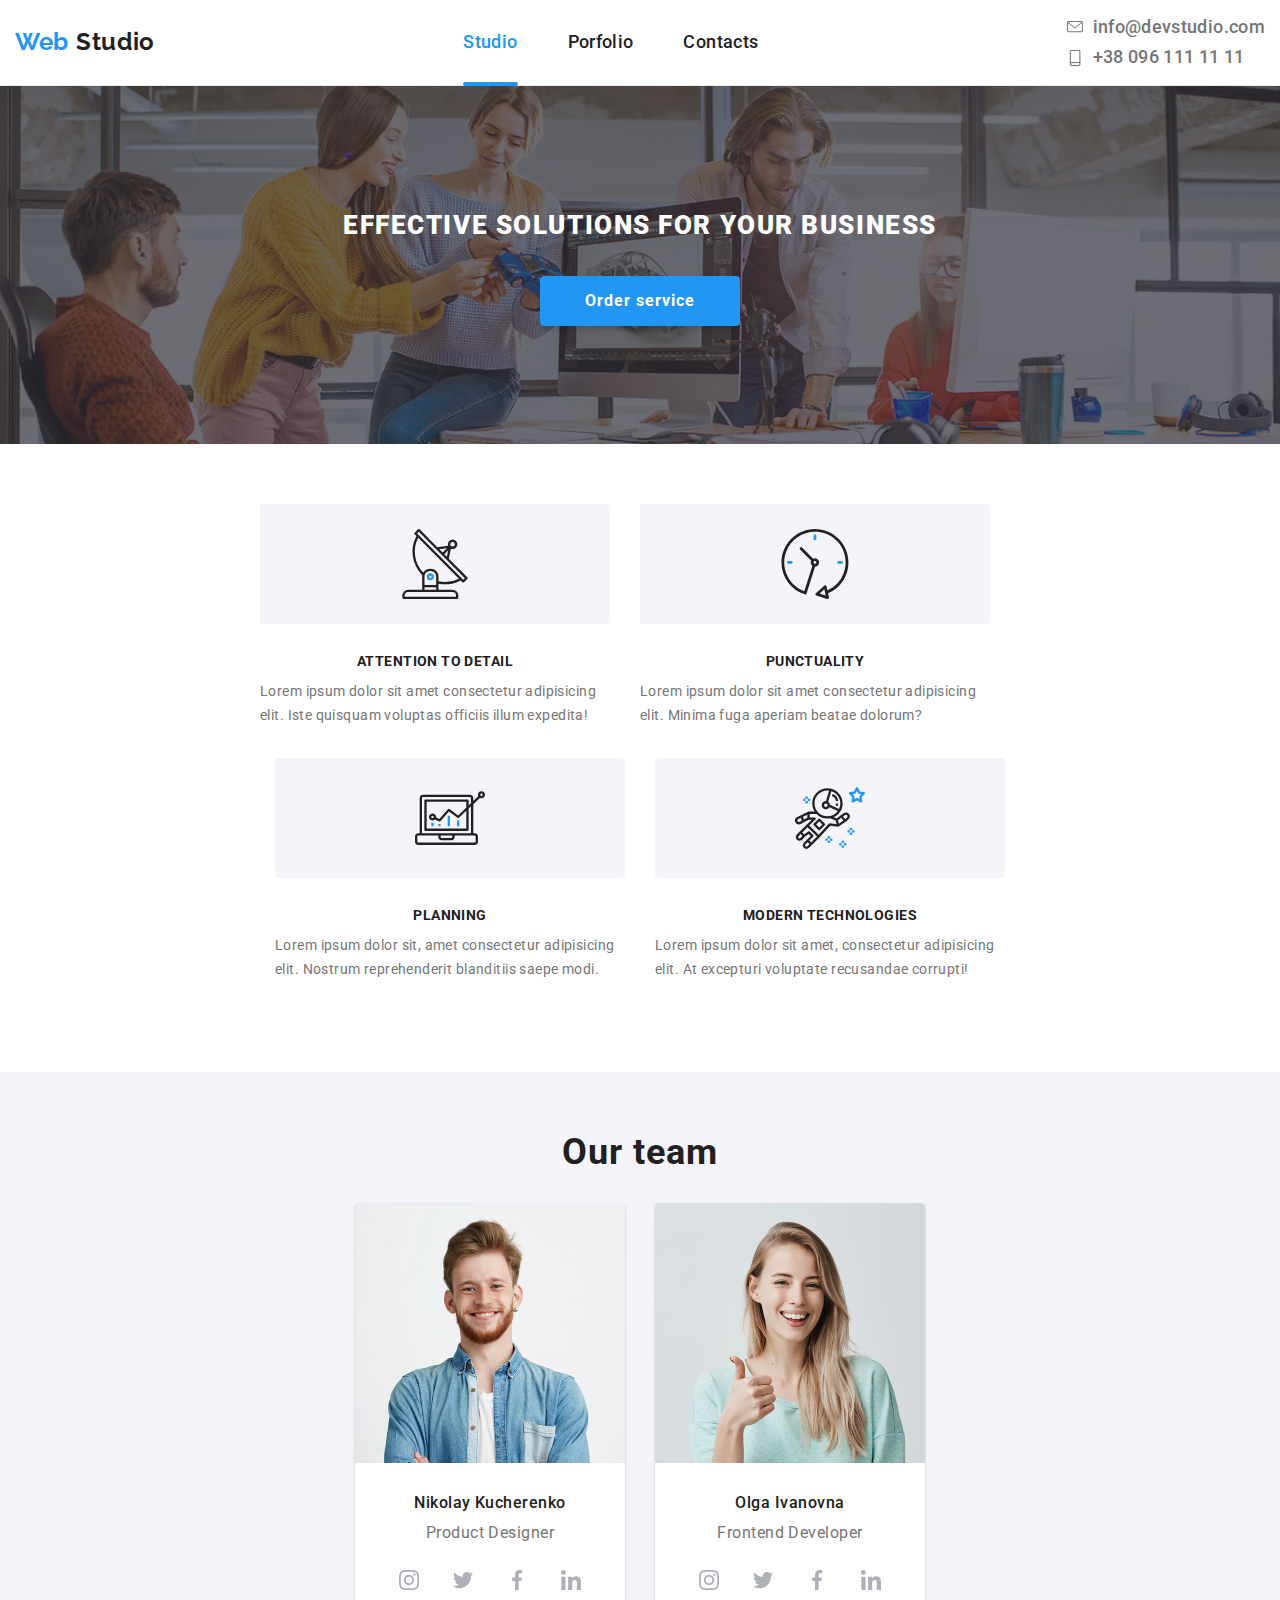
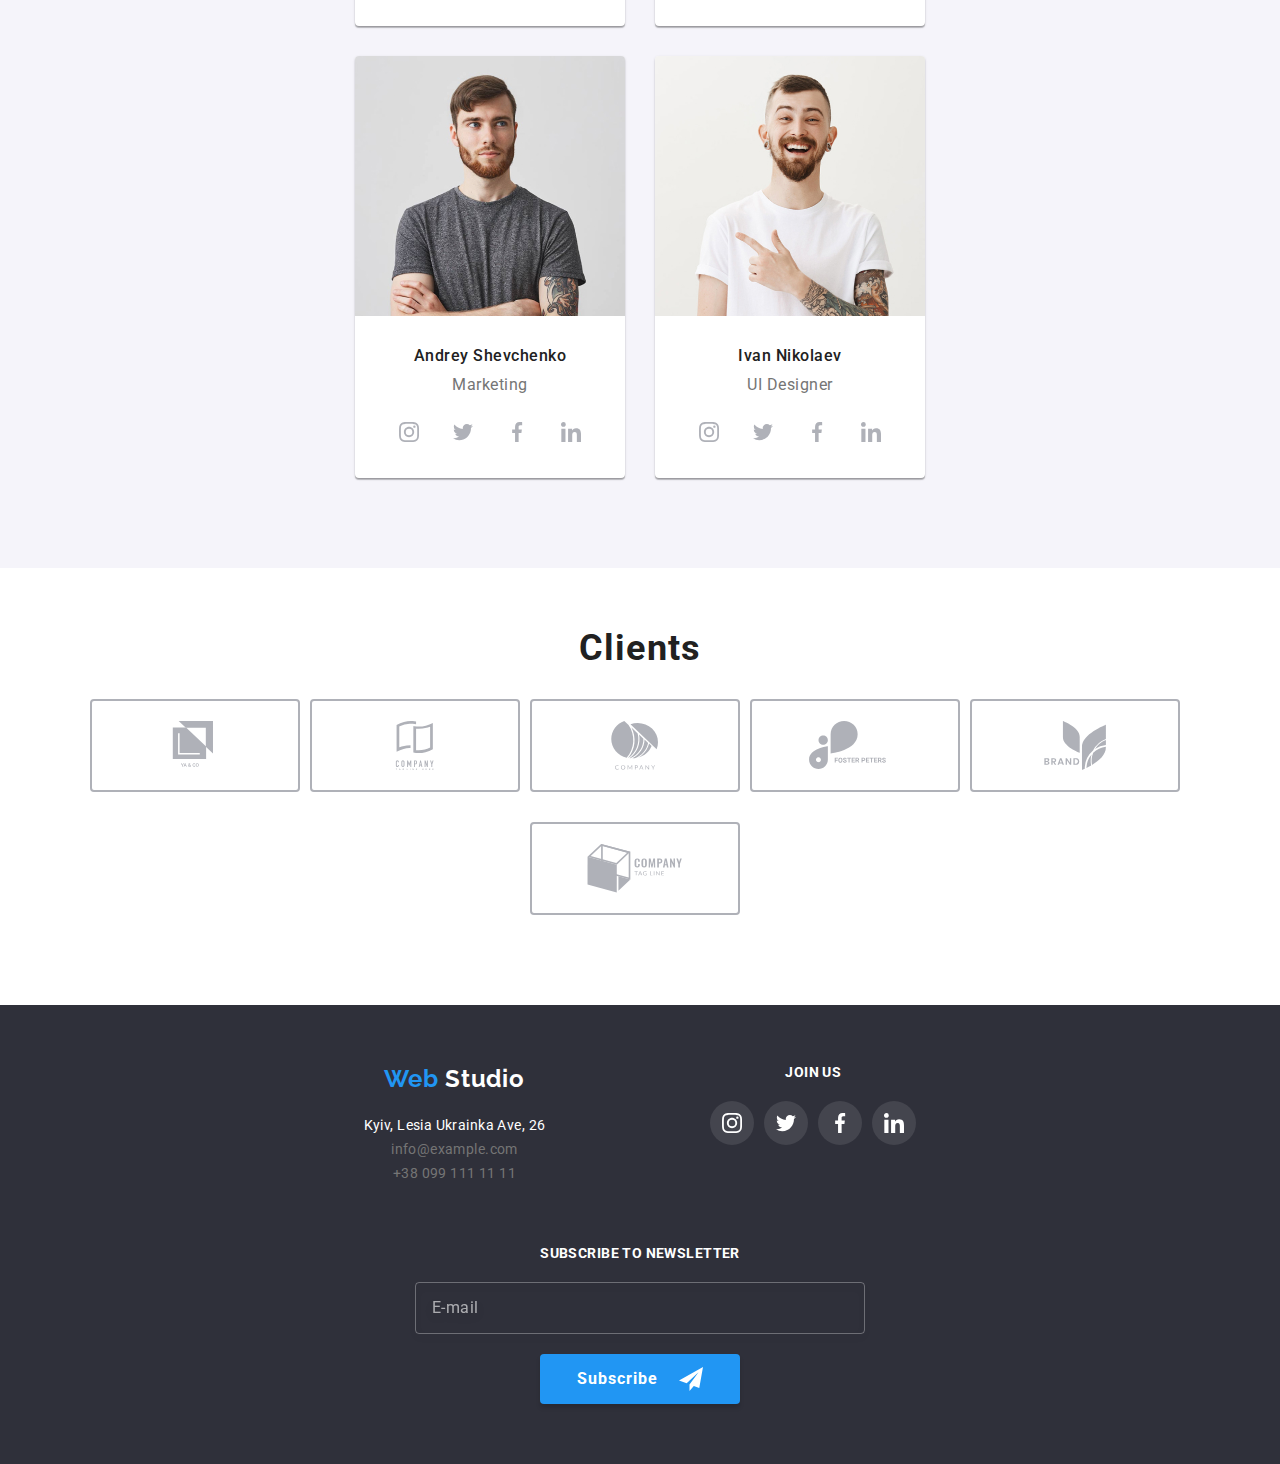
<file: index.html>
<!DOCTYPE html>
<html lang="en">
  <head>
    <meta charset="UTF-8" />
    <meta http-equiv="X-UA-Compatible" content="IE=edge" />
    <meta name="viewport" content="width=device-width, initial-scale=1.0" />
    <link rel="preconnect" href="https://fonts.googleapis.com" />
    <link rel="preconnect" href="https://fonts.gstatic.com" crossorigin />
    <link
      href="https://fonts.googleapis.com/css2?family=Raleway:wght@700&family=Roboto:wght@400;500;700;900&display=swap"
      rel="stylesheet"
    />
    <link rel="stylesheet" href="./css/main.min.css" />
    <title>WebStudio</title>
  </head>
  <body>
    <!-- Header -->
    <header class="header">
      <div class="container content">
        <a href="" class="logo link"
          ><span class="logo-part">Web</span> Studio</a
        >
        <button class="burger-btn">
          <svg class="icon" width="24" height="24">
            <use class="icon-menu" href="./images/symbol-defs.svg#menu"></use>
            <use class="icon-close" href="./images/symbol-defs.svg#close"></use>
          </svg>
        </button>
        <div class="menu-wrapper">
          <nav class="content-nav">
            <ul class="menu list">
              <li class="menu-item">
                <a href="./index.html" class="menu-link link active">Studio</a>
              </li>
              <li class="menu-item">
                <a href="./portfolio.html" class="menu-link link">Porfolio</a>
              </li>
              <li class="menu-item">
                <a href="#footer" class="menu-link link">Contacts</a>
              </li>
            </ul>
          </nav>
          <ul class="menu-contacts list">
            <li class="menu-item">
              <a href="mailto:info@devstudio.com" class="contact-link link">
                <svg class="icon envelope" width="16" height="16">
                  <use href="./images/symbol-defs.svg#envelope"></use>
                </svg>
                info@devstudio.com
              </a>
            </li>
            <li class="menu-item">
              <a href="tel:+380961111111" class="contact-link link">
                <svg class="icon smartphone" width="16" height="16">
                  <use href="./images/symbol-defs.svg#smartphone"></use>
                </svg>
                +38 096 111 11 11
              </a>
            </li>
          </ul>
        </div>
      </div>
    </header>
    <!-- Main -->
    <main>
      <!-- Hero Block -->
      <section class="hero-block section">
        <div class="container">
          <h1 class="hero-title">Effective solutions for your business</h1>
          <button type="button" class="button hero-btn" data-modal-open>
            Order service
          </button>
        </div>
      </section>
      <!-- Modal -->
      <div class="overlay is-hidden" data-modal>
        <div class="modal">
          <button class="close-btn" data-modal-close>
            <svg width="11" height="11">
              <use href="./images/symbol-defs.svg#close_btn"></use>
            </svg>
          </button>
          <div class="modal-content">
            <h3 class="modal-title">Оставьте свои данные, мы вам перезвоним</h3>
            <form class="modal-form" autocomplete="on">
              <div class="inputs">
                <div class="form-field">
                  <input
                    placeholder=" "
                    class="form-input"
                    type="text"
                    name="name"
                    id="name"
                  />
                  <label class="form-label" for="name">Имя</label>
                  <svg class="icon" width="20" height="20">
                    <use href="./images/symbol-defs.svg#person"></use>
                  </svg>
                </div>
                <div class="form-field">
                  <input
                    placeholder=" "
                    class="form-input"
                    type="tel"
                    name="tel"
                    id="tel"
                  />
                  <label class="form-label" for="tel">Телефон</label>
                  <svg class="icon" width="20" height="20">
                    <use href="./images/symbol-defs.svg#phone"></use>
                  </svg>
                </div>
                <div class="form-field">
                  <input
                    placeholder=" "
                    class="form-input"
                    type="email"
                    name="email"
                    id="email"
                  />
                  <label class="form-label" for="email">Почта</label>
                  <svg class="icon" width="20" height="20">
                    <use href="./images/symbol-defs.svg#email"></use>
                  </svg>
                </div>
                <textarea
                  name="message"
                  id="message"
                  placeholder="Комментарий"
                ></textarea>
              </div>
              <div class="checkbox">
                <input type="checkbox" name="check" id="check" />
                <label for="check" class="checkbox-label">
                  Соглашаюсь с рассылкой и принимаю
                  <a href="">Условия договора</a>
                </label>
              </div>
              <button type="submit" class="button">Отправить</button>
            </form>
          </div>
        </div>
      </div>
      <!-- Benefits Block -->
      <section class="benefits section">
        <div class="container">
          <h2 class="section-title">Our advantages</h2>
          <ul class="benefits-list list">
            <li class="list-item">
              <div class="img-wrapper">
                <svg width="70">
                  <use href="./images/symbol-defs.svg#antenna"></use>
                </svg>
              </div>
              <h3 class="title">Attention to detail</h3>
              <p class="text">
                Lorem ipsum dolor sit amet consectetur adipisicing elit. Iste
                quisquam voluptas officiis illum expedita!
              </p>
            </li>
            <li class="list-item">
              <div class="img-wrapper">
                <svg width="70">
                  <use href="./images/symbol-defs.svg#clock"></use>
                </svg>
              </div>
              <h3 class="title">Punctuality</h3>
              <p class="text">
                Lorem ipsum dolor sit amet consectetur adipisicing elit. Minima
                fuga aperiam beatae dolorum?
              </p>
            </li>
            <li class="list-item">
              <div class="img-wrapper">
                <svg width="70">
                  <use href="./images/symbol-defs.svg#diagram"></use>
                </svg>
              </div>
              <h3 class="title">Planning</h3>
              <p class="text">
                Lorem ipsum dolor sit, amet consectetur adipisicing elit.
                Nostrum reprehenderit blanditiis saepe modi.
              </p>
            </li>
            <li class="list-item">
              <div class="img-wrapper">
                <svg width="70">
                  <use href="./images/symbol-defs.svg#astronaut"></use>
                </svg>
              </div>
              <h3 class="title">Modern technologies</h3>
              <p class="text">
                Lorem ipsum dolor sit amet, consectetur adipisicing elit. At
                excepturi voluptate recusandae corrupti!
              </p>
            </li>
          </ul>
        </div>
      </section>
      <!-- Whatdoing Block -->
      <section class="whatdoing section">
        <div class="container content">
          <h2 class="section-title">What are we doing</h2>
          <ul class="whatdoing-list list">
            <li class="list-item">
              <img src="./images/laptop.jpg" alt="laptop" width="370" />
              <h3 class="whatdoing-title">Desktop applications</h3>
            </li>
            <li class="list-item">
              <img src="./images/phone.jpg" alt="phone" width="370" />
              <h3 class="whatdoing-title">Mobile applications</h3>
            </li>
            <li class="list-item">
              <img src="./images/monitor.jpg" alt="monitor" width="370" />
              <h3 class="whatdoing-title">Design solutions</h3>
            </li>
          </ul>
        </div>
      </section>
      <!-- Team Block -->
      <section class="team section">
        <div class="container">
          <h2 class="section-title">Our team</h2>
          <ul class="team-list">
            <li class="list-item">
              <img
                src="./images/prod_designer.jpg"
                alt="prod_designer"
                class="dev-img"
                width="270"
              />
              <b class="team-name">Nikolay Kucherenko</b>
              <p class="team-job">Product Designer</p>
              <ul class="team-social-list list">
                <li class="list-item">
                  <a href="" class="team-social-link">
                    <svg class="icon inst">
                      <use href="./images/symbol-defs.svg#inst_icon"></use>
                    </svg>
                  </a>
                </li>
                <li class="list-item">
                  <a href="" class="team-social-link">
                    <svg class="icon twitter">
                      <use href="./images/symbol-defs.svg#twitter_icon"></use>
                    </svg>
                  </a>
                </li>
                <li class="list-item">
                  <a href="" class="team-social-link">
                    <svg class="icon facebook">
                      <use href="./images/symbol-defs.svg#facebook_icon"></use>
                    </svg>
                  </a>
                </li>
                <li class="list-item">
                  <a href="" class="team-social-link">
                    <svg class="icon linkedin">
                      <use href="./images/symbol-defs.svg#linkedin_icon"></use>
                    </svg>
                  </a>
                </li>
              </ul>
            </li>
            <li class="list-item">
              <img
                src="./images/developer.jpg"
                class="dev-img"
                alt="developer"
                width="270"
              />
              <b class="team-name">Olga Ivanovna</b>
              <p class="team-job">Frontend Developer</p>
              <ul class="team-social-list list">
                <li class="list-item">
                  <a href="" class="team-social-link">
                    <svg class="icon inst">
                      <use href="./images/symbol-defs.svg#inst_icon"></use>
                    </svg>
                  </a>
                </li>
                <li class="list-item">
                  <a href="" class="team-social-link">
                    <svg class="icon twitter">
                      <use href="./images/symbol-defs.svg#twitter_icon"></use>
                    </svg>
                  </a>
                </li>
                <li class="list-item">
                  <a href="" class="team-social-link">
                    <svg class="icon facebook">
                      <use href="./images/symbol-defs.svg#facebook_icon"></use>
                    </svg>
                  </a>
                </li>
                <li class="list-item">
                  <a href="" class="team-social-link">
                    <svg class="icon linkedin">
                      <use href="./images/symbol-defs.svg#linkedin_icon"></use>
                    </svg>
                  </a>
                </li>
              </ul>
            </li>
            <li class="list-item">
              <img
                src="./images/marketolog.jpg"
                class="dev-img"
                alt="marketolog"
                width="270"
              />
              <b class="team-name">Andrey Shevchenko</b>
              <p class="team-job">Marketing</p>
              <ul class="team-social-list list">
                <li class="list-item">
                  <a href="" class="team-social-link">
                    <svg class="icon inst">
                      <use href="./images/symbol-defs.svg#inst_icon"></use>
                    </svg>
                  </a>
                </li>
                <li class="list-item">
                  <a href="" class="team-social-link">
                    <svg class="icon twitter">
                      <use href="./images/symbol-defs.svg#twitter_icon"></use>
                    </svg>
                  </a>
                </li>
                <li class="list-item">
                  <a href="" class="team-social-link">
                    <svg class="icon facebook">
                      <use href="./images/symbol-defs.svg#facebook_icon"></use>
                    </svg>
                  </a>
                </li>
                <li class="list-item">
                  <a href="" class="team-social-link">
                    <svg class="icon linkedin">
                      <use href="./images/symbol-defs.svg#linkedin_icon"></use>
                    </svg>
                  </a>
                </li>
              </ul>
            </li>
            <li class="list-item">
              <img
                src="./images/designer.jpg"
                class="dev-img"
                alt="designer"
                width="270"
              />
              <b class="team-name">Ivan Nikolaev</b>
              <p class="team-job">UI Designer</p>
              <ul class="team-social-list list">
                <li class="list-item">
                  <a href="" class="team-social-link">
                    <svg class="icon inst">
                      <use href="./images/symbol-defs.svg#inst_icon"></use>
                    </svg>
                  </a>
                </li>
                <li class="list-item">
                  <a href="" class="team-social-link">
                    <svg class="icon twitter">
                      <use href="./images/symbol-defs.svg#twitter_icon"></use>
                    </svg>
                  </a>
                </li>
                <li class="list-item">
                  <a href="" class="team-social-link">
                    <svg class="icon facebook">
                      <use href="./images/symbol-defs.svg#facebook_icon"></use>
                    </svg>
                  </a>
                </li>
                <li class="list-item">
                  <a href="" class="team-social-link">
                    <svg class="icon linkedin">
                      <use href="./images/symbol-defs.svg#linkedin_icon"></use>
                    </svg>
                  </a>
                </li>
              </ul>
            </li>
          </ul>
        </div>
      </section>
      <!-- Clients Block -->
      <section class="clients section">
        <div class="container">
          <h2 class="section-title">Clients</h2>
          <ul class="clients-list list">
            <li class="list-item">
              <a href="" class="client-link">
                <svg class="icon">
                  <use href="./images/symbol-defs.svg#company_logo_1"></use>
                </svg>
              </a>
            </li>
            <li class="list-item">
              <a href="" class="client-link">
                <svg class="icon">
                  <use href="./images/symbol-defs.svg#company_logo_2"></use>
                </svg>
              </a>
            </li>
            <li class="list-item">
              <a href="" class="client-link">
                <svg class="icon">
                  <use href="./images/symbol-defs.svg#company_logo_3"></use>
                </svg>
              </a>
            </li>
            <li class="list-item">
              <a href="" class="client-link">
                <svg class="icon">
                  <use href="./images/symbol-defs.svg#company_logo_4"></use>
                </svg>
              </a>
            </li>
            <li class="list-item">
              <a href="" class="client-link">
                <svg class="icon">
                  <use href="./images/symbol-defs.svg#company_logo_5"></use>
                </svg>
              </a>
            </li>
            <li class="list-item">
              <a href="" class="client-link">
                <svg class="icon">
                  <use href="./images/symbol-defs.svg#company_logo_6"></use>
                </svg>
              </a>
            </li>
          </ul>
        </div>
      </section>
      <!-- Footer -->
    </main>
    <footer class="footer" id="footer">
      <div class="container content">
        <div class="footer-box">
          <div class="address-wrapper">
            <a href="/index.html" class="logo"
              ><span class="logo-part">Web</span> Studio</a
            >
            <address>
              <ul class="footer-address list">
                <li class="list-item">
                  <a href="" class="address-link street link"
                    >Kyiv, Lesia Ukrainka Ave, 26</a
                  >
                </li>
                <li class="list-item">
                  <a href="mailto:info@example.com" class="address-link link"
                    >info@example.com</a
                  >
                </li>
                <li class="list-item">
                  <a href="tel:+380991111111" class="address-link link"
                    >+38 099 111 11 11</a
                  >
                </li>
              </ul>
            </address>
          </div>
          <div class="socials-wrapper">
            <b class="title">Join us</b>
            <ul class="footer-socials list">
              <li class="list-item">
                <a href="" class="social-link link">
                  <svg class="icon">
                    <use href="./images/symbol-defs.svg#inst_icon"></use>
                  </svg>
                </a>
              </li>
              <li class="list-item">
                <a href="" class="social-link link">
                  <svg class="icon">
                    <use href="./images/symbol-defs.svg#twitter_icon"></use>
                  </svg>
                </a>
              </li>
              <li class="list-item">
                <a href="" class="social-link link">
                  <svg class="icon">
                    <use href="./images/symbol-defs.svg#facebook_icon"></use>
                  </svg>
                </a>
              </li>
              <li class="list-item">
                <a href="" class="social-link link">
                  <svg class="icon">
                    <use href="./images/symbol-defs.svg#linkedin_icon"></use>
                  </svg>
                </a>
              </li>
            </ul>
          </div>
        </div>
        <div class="form-wrapper">
          <b class="title">Subscribe to newsletter</b>
          <form class="footer-form">
            <input
              type="email"
              name="email"
              id="email"
              placeholder="E-mail"
              autocomplete="email"
            />
            <button type="submit" class="button">
              Subscribe
              <svg width="24" height="24">
                <use href="./images/symbol-defs.svg#icon_send"></use>
              </svg>
            </button>
          </form>
        </div>
      </div>
    </footer>
    <script src="./js/main.js" type="module"></script>
    <script src="./js/modal.js" type="module"></script>
  </body>
</html>
</file>
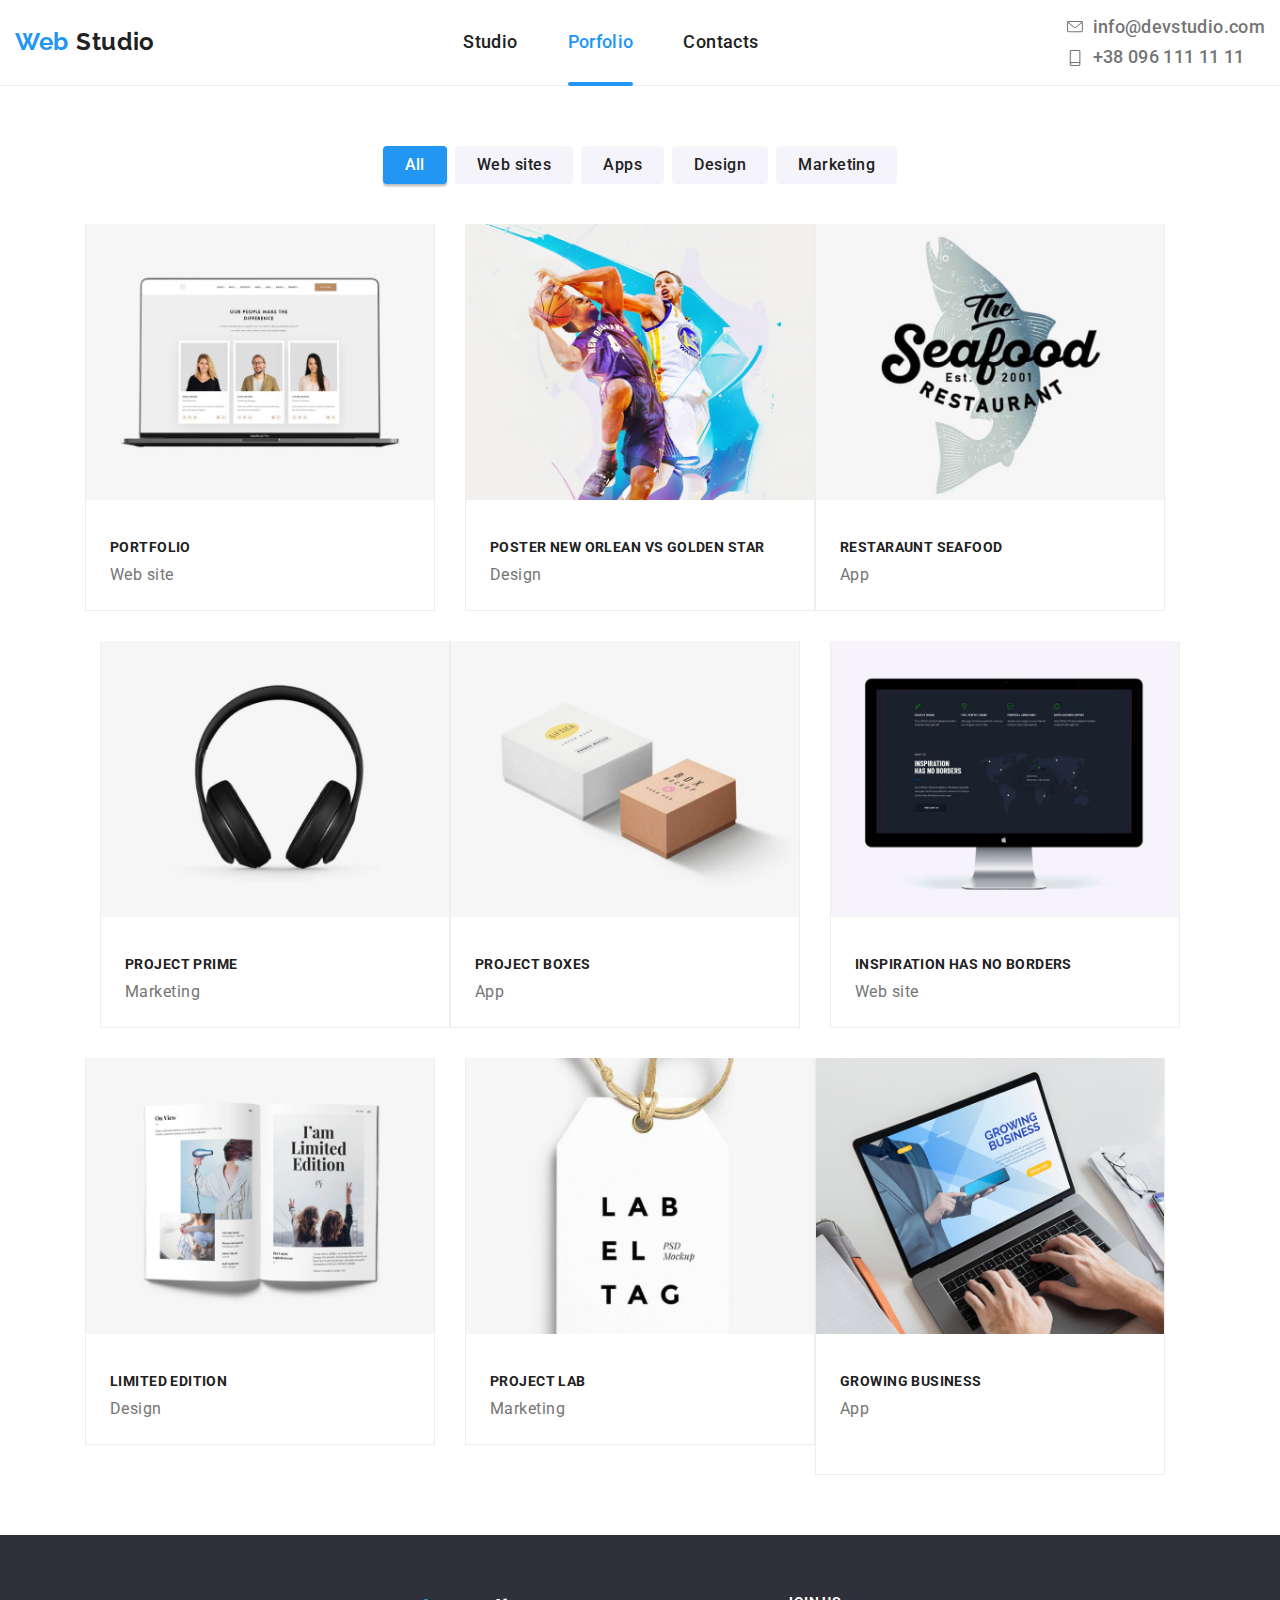
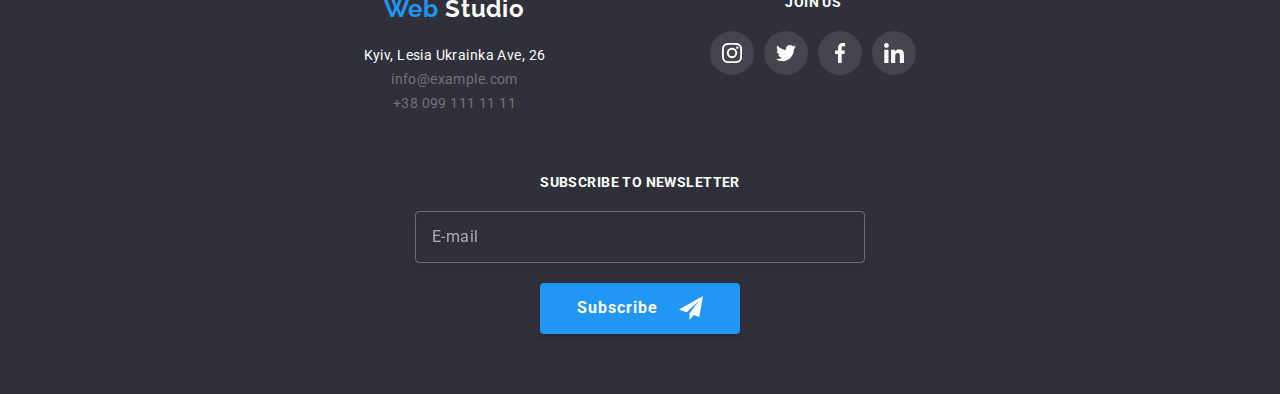
<file: portfolio.html>
<!DOCTYPE html>
<html lang="en">
  <head>
    <meta charset="UTF-8" />
    <meta http-equiv="X-UA-Compatible" content="IE=edge" />
    <meta name="viewport" content="width=device-width, initial-scale=1.0" />
    <link rel="preconnect" href="https://fonts.googleapis.com" />
    <link rel="preconnect" href="https://fonts.gstatic.com" crossorigin />
    <link
      href="https://fonts.googleapis.com/css2?family=Raleway:wght@700&family=Roboto:wght@400;500;700;900&display=swap"
      rel="stylesheet"
    />
    <link rel="stylesheet" href="./css/main.min.css" />
    <title>WebStudio</title>
  </head>
  <body>
    <!-- Header -->
    <header class="header">
      <div class="container content">
        <a href="/index.html" class="logo link"
          ><span class="logo-part">Web</span> Studio</a
        >
        <button class="burger-btn">
          <svg class="icon" width="24" height="24">
            <use class="icon-menu" href="./images/symbol-defs.svg#menu"></use>
            <use class="icon-close" href="./images/symbol-defs.svg#close"></use>
          </svg>
        </button>
        <div class="menu-wrapper">
          <nav class="content-nav">
            <ul class="menu list">
              <li class="menu-item">
                <a href="./index.html" class="menu-link link">Studio</a>
              </li>
              <li class="menu-item">
                <a href="./portfolio.html" class="menu-link link active"
                  >Porfolio</a
                >
              </li>
              <li class="menu-item">
                <a href="#footer" class="menu-link link">Contacts</a>
              </li>
            </ul>
          </nav>
          <ul class="menu-contacts list">
            <li class="menu-item">
              <a href="mailto:info@devstudio.com" class="contact-link link">
                <svg class="icon envelope" width="16" height="16">
                  <use href="./images/symbol-defs.svg#envelope"></use>
                </svg>
                info@devstudio.com
              </a>
            </li>
            <li class="menu-item">
              <a href="tel:+380961111111" class="contact-link link">
                <svg class="icon smartphone" width="16" height="16">
                  <use href="./images/symbol-defs.svg#smartphone"></use>
                </svg>
                +38 096 111 11 11
              </a>
            </li>
          </ul>
        </div>
      </div>
    </header>
    <!-- Main -->
    <main>
      <section class="projects section">
        <div class="container">
          <h2 class="section-title">Our projects</h2>
          <div class="filter">
            <button type="button" class="filter-btn active">All</button>
            <button type="button" class="filter-btn">Web sites</button>
            <button type="button" class="filter-btn">Apps</button>
            <button type="button" class="filter-btn">Design</button>
            <button type="button" class="filter-btn">Marketing</button>
          </div>
          <ul class="projects-list list">
            <li class="list-item">
              <a href="" class="link">
                <div class="wrapper">
                  <img
                    src="./images/project_1.jpg"
                    alt="project_1"
                    width="370"
                  />
                  <p class="hover-text">
                    Lorem, ipsum dolor sit amet consectetur adipisicing elit.
                    Saepe sapiente fuga doloremque blanditiis, totam facere
                    veritatis! Delectus nobis accusantium nesciunt quia non,
                    dolorem nihil vel?
                  </p>
                </div>
                <h3 class="title">Portfolio</h3>
                <p class="text">Web site</p>
              </a>
            </li>
            <li class="list-item">
              <a href="" class="link">
                <div class="wrapper">
                  <img
                    src="./images/project_2.jpg"
                    alt="project_2"
                    width="370"
                  />
                  <p class="hover-text">
                    Lorem ipsum dolor sit amet consectetur adipisicing elit.
                    Incidunt, quia rem quod debitis placeat excepturi, in
                    consequuntur facilis, nobis sint sequi porro omnis dolores
                    temporibus!
                  </p>
                </div>
                <h3 class="title">Poster New Orlean vs Golden Star</h3>
                <p class="text">Design</p>
              </a>
            </li>
            <li class="list-item">
              <a href="" class="link">
                <div class="wrapper">
                  <img
                    src="./images/project_3.jpg"
                    alt="project_3"
                    width="370"
                  />
                  <p class="hover-text">
                    Lorem ipsum dolor sit amet consectetur adipisicing elit. Ut
                    porro debitis est excepturi, delectus deserunt sint ratione
                    laboriosam nobis aliquid nihil natus perspiciatis optio in.
                  </p>
                </div>
                <h3 class="title">Restaraunt Seafood</h3>
                <p class="text">App</p>
              </a>
            </li>
            <li class="list-item">
              <a href="" class="link">
                <div class="wrapper">
                  <img
                    src="./images/project_4.jpg"
                    alt="project_4"
                    width="370"
                  />
                  <p class="hover-text">
                    Lorem ipsum dolor sit amet consectetur adipisicing elit.
                    Voluptatibus, adipisci, ducimus mollitia vitae eum debitis
                    soluta voluptatum voluptate repellat dignissimos recusandae
                    ipsam ullam sed aliquam.
                  </p>
                </div>
                <h3 class="title">Project Prime</h3>
                <p class="text">Marketing</p>
              </a>
            </li>
            <li class="list-item">
              <a href="" class="link">
                <div class="wrapper">
                  <img
                    src="./images/project_5.jpg"
                    alt="project_5"
                    width="370"
                  />
                  <p class="hover-text">
                    Lorem ipsum dolor sit amet consectetur adipisicing elit.
                    Reprehenderit ducimus iste, quidem veniam voluptas eveniet
                    tempora natus sint consectetur velit reiciendis, unde vero
                    laboriosam repudiandae?
                  </p>
                </div>
                <h3 class="title">Project Boxes</h3>
                <p class="text">App</p>
              </a>
            </li>
            <li class="list-item">
              <a href="" class="link">
                <div class="wrapper">
                  <img
                    src="./images/project_6.jpg"
                    alt="project_6"
                    width="370"
                  />
                  <p class="hover-text">
                    Lorem ipsum dolor sit amet consectetur adipisicing elit.
                    Quis quisquam autem, quidem, quasi, maxime expedita possimus
                    nihil illum libero minus accusamus laborum. Magnam,
                    perspiciatis! Exercitationem.
                  </p>
                </div>
                <h3 class="title">Inspiration has no Borders</h3>
                <p class="text">Web site</p>
              </a>
            </li>
            <li class="list-item">
              <a href="" class="link">
                <div class="wrapper">
                  <img
                    src="./images/project_7.jpg"
                    alt="project_7"
                    width="370"
                  />
                  <p class="hover-text">
                    Lorem ipsum dolor sit amet consectetur adipisicing elit.
                    Aspernatur sequi libero debitis, unde modi saepe deserunt
                    voluptate ipsam labore rem vitae. Blanditiis iusto esse ad?
                  </p>
                </div>
                <h3 class="title">Limited Edition</h3>
                <p class="text">Design</p>
              </a>
            </li>
            <li class="list-item">
              <a href="" class="link">
                <div class="wrapper">
                  <img
                    src="./images/project_8.jpg"
                    alt="project_8"
                    width="370"
                  />
                  <p class="hover-text">
                    Lorem ipsum dolor sit amet consectetur adipisicing elit.
                    Recusandae incidunt, reiciendis molestias quia odio minus
                    assumenda repellendus aliquid, exercitationem iure
                    cupiditate. Ducimus voluptas veritatis repudiandae.
                  </p>
                </div>
                <h3 class="title">Project LAB</h3>
                <p class="text">Marketing</p>
              </a>
            </li>
            <li class="list-item">
              <a href="" class="link">
                <div class="wrapper">
                  <img
                    src="./images/project_9.jpg"
                    alt="project_9"
                    width="370"
                  />
                  <p class="hover-text">
                    Lorem ipsum dolor, sit amet consectetur adipisicing elit.
                    Aliquam eligendi, architecto quasi quisquam accusamus vero
                    ut labore ducimus nulla optio at! Provident illo sed beatae?
                  </p>
                </div>
                <h3 class="title">Growing Business</h3>
                <p class="text">App</p>
              </a>
            </li>
          </ul>
        </div>
      </section>
    </main>
    <!-- Footer -->
    <footer class="footer" id="footer">
      <div class="container content">
        <div class="footer-box">
          <div class="address-wrapper">
            <a href="/index.html" class="logo"
              ><span class="logo-part">Web</span> Studio</a
            >
            <address>
              <ul class="footer-address list">
                <li class="list-item">
                  <a href="" class="address-link street link"
                    >Kyiv, Lesia Ukrainka Ave, 26</a
                  >
                </li>
                <li class="list-item">
                  <a href="mailto:info@example.com" class="address-link link"
                    >info@example.com</a
                  >
                </li>
                <li class="list-item">
                  <a href="tel:+380991111111" class="address-link link"
                    >+38 099 111 11 11</a
                  >
                </li>
              </ul>
            </address>
          </div>
          <div class="socials-wrapper">
            <b class="title">Join us</b>
            <ul class="footer-socials list">
              <li class="list-item">
                <a href="" class="social-link link">
                  <svg class="icon">
                    <use href="./images/symbol-defs.svg#inst_icon"></use>
                  </svg>
                </a>
              </li>
              <li class="list-item">
                <a href="" class="social-link link">
                  <svg class="icon">
                    <use href="./images/symbol-defs.svg#twitter_icon"></use>
                  </svg>
                </a>
              </li>
              <li class="list-item">
                <a href="" class="social-link link">
                  <svg class="icon">
                    <use href="./images/symbol-defs.svg#facebook_icon"></use>
                  </svg>
                </a>
              </li>
              <li class="list-item">
                <a href="" class="social-link link">
                  <svg class="icon">
                    <use href="./images/symbol-defs.svg#linkedin_icon"></use>
                  </svg>
                </a>
              </li>
            </ul>
          </div>
        </div>
        <div class="form-wrapper">
          <b class="title">Subscribe to newsletter</b>
          <form class="footer-form">
            <input
              type="email"
              name="email"
              id="email"
              placeholder="E-mail"
              autocomplete="email"
            />
            <button type="submit" class="button">
              Subscribe
              <svg width="24" height="24">
                <use href="./images/symbol-defs.svg#icon_send"></use>
              </svg>
            </button>
          </form>
        </div>
      </div>
    </footer>
    <script src="./js/main.js" type="module"></script>
  </body>
</html>
</file>
<file: css/main.min.css>
/*! normalize.css v8.0.1 | MIT License | github.com/necolas/normalize.css */html{line-height:1.15;-webkit-text-size-adjust:100%}body{margin:0}main{display:block}h1{font-size:2em;margin:.67em 0}hr{-webkit-box-sizing:content-box;box-sizing:content-box;height:0;overflow:visible}pre{font-family:monospace,monospace;font-size:1em}a{background-color:rgba(0,0,0,0)}abbr[title]{border-bottom:none;text-decoration:underline;-webkit-text-decoration:underline dotted;text-decoration:underline dotted}b,strong{font-weight:bolder}code,kbd,samp{font-family:monospace,monospace;font-size:1em}small{font-size:80%}sub,sup{font-size:75%;line-height:0;position:relative;vertical-align:baseline}sub{bottom:-0.25em}sup{top:-0.5em}img{border-style:none}button,input,optgroup,select,textarea{font-family:inherit;font-size:100%;line-height:1.15;margin:0}button,input{overflow:visible}button,select{text-transform:none}button,[type=button],[type=reset],[type=submit]{-webkit-appearance:button}button::-moz-focus-inner,[type=button]::-moz-focus-inner,[type=reset]::-moz-focus-inner,[type=submit]::-moz-focus-inner{border-style:none;padding:0}button:-moz-focusring,[type=button]:-moz-focusring,[type=reset]:-moz-focusring,[type=submit]:-moz-focusring{outline:1px dotted ButtonText}fieldset{padding:.35em .75em .625em}legend{-webkit-box-sizing:border-box;box-sizing:border-box;color:inherit;display:table;max-width:100%;padding:0;white-space:normal}progress{vertical-align:baseline}textarea{overflow:auto}[type=checkbox],[type=radio]{-webkit-box-sizing:border-box;box-sizing:border-box;padding:0}[type=number]::-webkit-inner-spin-button,[type=number]::-webkit-outer-spin-button{height:auto}[type=search]{-webkit-appearance:textfield;outline-offset:-2px}[type=search]::-webkit-search-decoration{-webkit-appearance:none}::-webkit-file-upload-button{-webkit-appearance:button;font:inherit}details{display:block}summary{display:list-item}template{display:none}[hidden]{display:none}html{scroll-behavior:smooth}body{position:relative;margin:0;padding:0;-webkit-box-sizing:border-box;box-sizing:border-box;font-family:"Roboto",sans-serif}*,*::before,*::after{-webkit-box-sizing:inherit;box-sizing:inherit}.list{margin:0;padding:0;list-style-type:none}.link{text-decoration:none}.section-title{margin:0;padding-top:60px;padding-bottom:30px;font-weight:700;font-size:36px;line-height:1.16;text-align:center;letter-spacing:.03em;color:#212121}@media screen and (min-width: 1600px){.section-title{padding-bottom:50px}}.title{font-weight:700;font-size:14px;line-height:1.14;letter-spacing:.03em;text-transform:uppercase;color:#212121}.button{min-width:200px;padding:10px 32px;background-color:#2196f3;-webkit-box-shadow:0px 4px 4px rgba(0,0,0,.15);box-shadow:0px 4px 4px rgba(0,0,0,.15);font-weight:700;font-size:16px;line-height:1.88;letter-spacing:.06em;color:#fff;border:none;border-radius:4px;cursor:pointer}.container{min-width:320px;margin:0 auto;padding-left:15px;padding-right:15px}@media screen and (min-width: 1600px){.container{width:1230px;margin:0 auto;padding-left:15px;padding-right:15px}}.section{margin-bottom:60px}.icon{vertical-align:middle}.logo-wrapper{display:-webkit-box;display:-ms-flexbox;display:flex;-webkit-box-pack:justify;-ms-flex-pack:justify;justify-content:space-between;-webkit-box-align:center;-ms-flex-align:center;align-items:center}.logo{display:inline-block;font-family:"Raleway",sans-serif;font-weight:700;font-size:24px;line-height:1.2;letter-spacing:.03em;text-decoration:none;color:#212121}@media screen and (min-width: 1600px){.header .logo{margin-right:86px}}.logo .logo-part{color:#2196f3}.menu-wrapper{position:absolute;left:0;top:73px;z-index:1;display:-webkit-box;display:-ms-flexbox;display:flex;-webkit-box-orient:vertical;-webkit-box-direction:normal;-ms-flex-direction:column;flex-direction:column;-webkit-box-pack:center;-ms-flex-pack:center;justify-content:center;-webkit-box-align:center;-ms-flex-align:center;align-items:center;width:100%;padding:70px 0;background-color:#fff;-webkit-box-shadow:0px 4px 8px rgba(0,0,0,.04),0px 2px 4px rgba(0,0,0,.08),0px 1px 3px rgba(0,0,0,.16);box-shadow:0px 4px 8px rgba(0,0,0,.04),0px 2px 4px rgba(0,0,0,.08),0px 1px 3px rgba(0,0,0,.16);-webkit-transform:translateY(-120%);transform:translateY(-120%);-webkit-transition:-webkit-transform 250ms cubic-bezier(0.4, 0, 0.2, 1);transition:-webkit-transform 250ms cubic-bezier(0.4, 0, 0.2, 1);transition:transform 250ms cubic-bezier(0.4, 0, 0.2, 1);transition:transform 250ms cubic-bezier(0.4, 0, 0.2, 1), -webkit-transform 250ms cubic-bezier(0.4, 0, 0.2, 1)}@media screen and (min-width: 767px){.menu-wrapper{display:contents;position:static;-webkit-box-orient:horizontal;-webkit-box-direction:normal;-ms-flex-direction:row;flex-direction:row;-webkit-box-pack:start;-ms-flex-pack:start;justify-content:flex-start;padding:0;-webkit-box-shadow:none;box-shadow:none;-webkit-transform:translateY(0);transform:translateY(0)}}.menu-wrapper.is-open{-webkit-transform:translateY(0);transform:translateY(0)}.content-nav{margin-bottom:60px}@media screen and (min-width: 767px){.content-nav{margin-bottom:0}}@media screen and (min-width: 1600px){.content-nav{display:-webkit-box;display:-ms-flexbox;display:flex;-webkit-box-align:center;-ms-flex-align:center;align-items:center;margin-right:auto}}.menu,.menu-contacts{display:-webkit-box;display:-ms-flexbox;display:flex;-webkit-box-orient:vertical;-webkit-box-direction:normal;-ms-flex-direction:column;flex-direction:column;-webkit-box-pack:center;-ms-flex-pack:center;justify-content:center;-webkit-box-align:center;-ms-flex-align:center;align-items:center}@media screen and (min-width: 767px){.menu,.menu-contacts{-webkit-box-orient:horizontal;-webkit-box-direction:normal;-ms-flex-direction:row;flex-direction:row;-webkit-box-pack:start;-ms-flex-pack:start;justify-content:flex-start;-webkit-box-align:start;-ms-flex-align:start;align-items:flex-start}}@media screen and (min-width: 767px){.menu .menu-item{margin-bottom:0}.menu .menu-item:not(:last-child){margin-right:50px}}.menu .menu-item:not(:last-child){margin-bottom:40px}@media screen and (min-width: 767px){.menu .menu-item:not(:last-child){margin-bottom:0}}@media screen and (min-width: 767px){.menu-contacts{display:-webkit-box;display:-ms-flexbox;display:flex;-webkit-box-orient:vertical;-webkit-box-direction:normal;-ms-flex-direction:column;flex-direction:column}}@media screen and (min-width: 1600px){.menu-contacts{display:-webkit-box;display:-ms-flexbox;display:flex;-webkit-box-orient:horizontal;-webkit-box-direction:normal;-ms-flex-direction:row;flex-direction:row}}.menu-contacts .menu-item:not(:last-child){margin-bottom:16px}@media screen and (min-width: 767px){.menu-contacts .menu-item:not(:last-child){margin-bottom:10px}}@media screen and (min-width: 1600px){.menu-contacts .menu-item:not(:last-child){margin-bottom:0;margin-right:30px}}.menu .menu-link{display:-webkit-box;display:-ms-flexbox;display:flex;font-weight:500;font-size:18px;line-height:1.16;letter-spacing:.02em;color:#212121;-webkit-transition:color 250ms cubic-bezier(0.4, 0, 0.2, 1);transition:color 250ms cubic-bezier(0.4, 0, 0.2, 1)}.menu .menu-link:hover,.menu .menu-link:focus{color:#2196f3}@media screen and (min-width: 767px){.menu .menu-link{padding:32px 0}}.menu .menu-link.active{position:relative;color:#2196f3}.menu .menu-link.active::after{content:"";position:absolute;bottom:-8px;width:100%;height:4px;background-color:#2196f3;border-radius:2px}@media screen and (min-width: 767px){.menu .menu-link.active::after{bottom:-1px}}.menu-contacts .contact-link{display:-webkit-box;display:-ms-flexbox;display:flex;-webkit-box-align:center;-ms-flex-align:center;align-items:center;font-weight:500;font-size:18px;line-height:1.16;letter-spacing:.02em;color:#757575;-webkit-transition:color 250ms cubic-bezier(0.4, 0, 0.2, 1);transition:color 250ms cubic-bezier(0.4, 0, 0.2, 1)}.menu-contacts .contact-link:hover,.menu-contacts .contact-link:focus{color:#2196f3}.menu-contacts .icon{height:16px;margin-right:10px;fill:#757575;-webkit-transition:fill 250ms cubic-bezier(0.4, 0, 0.2, 1);transition:fill 250ms cubic-bezier(0.4, 0, 0.2, 1)}.menu-contacts .contact-link:hover .icon{fill:#2196f3}.header{position:relative;padding-top:16px;padding-bottom:16px;border-bottom:1px solid #ececec;background-color:#fff}@media screen and (min-width: 767px){.header{padding:0}}@media screen and (min-width: 1600px){.header{display:-webkit-box;display:-ms-flexbox;display:flex;-webkit-box-align:center;-ms-flex-align:center;align-items:center}}.header .content{display:-webkit-box;display:-ms-flexbox;display:flex;-webkit-box-pack:justify;-ms-flex-pack:justify;justify-content:space-between;-webkit-box-align:center;-ms-flex-align:center;align-items:center}.burger-btn{width:40px;height:40px;margin-left:auto;background:rgba(0,0,0,0);border:none;cursor:pointer}@media screen and (min-width: 767px){.burger-btn{display:none}}.burger-btn:hover .icon-menu,.burger-btn:hover .icon-close{fill:#2196f3}.burger-btn .icon-menu,.icon-close{-webkit-transition:fill 250ms cubic-bezier(0.4, 0, 0.2, 1);transition:fill 250ms cubic-bezier(0.4, 0, 0.2, 1)}.burger-btn .icon-close{display:none}.burger-btn.is-open .icon-menu{display:none}.burger-btn.is-open .icon-close{display:block}.hero-block{max-height:480px;background-image:-webkit-gradient(linear, left top, left bottom, from(rgba(47, 48, 58, 0.7)), to(rgba(47, 48, 58, 0.7))),url("../images/hero_back.jpg");background-image:linear-gradient(rgba(47, 48, 58, 0.7), rgba(47, 48, 58, 0.7)),url("../images/hero_back.jpg");background-repeat:no-repeat;background-size:cover;background-position:center;text-align:center}@media screen and (min-width: 767px){.hero-block{max-height:768px}}@media screen and (min-width: 1600px){.hero-block{height:600px}}.hero-block .container{padding:118px 60px}@media screen and (min-width: 767px){.hero-block .container{padding:118px 204px}}@media screen and (min-width: 1600px){.hero-block .container{padding:200px}}.hero-title{margin:0;font-weight:900;font-size:26px;line-height:1.62;letter-spacing:.06em;text-transform:uppercase;color:#fff}@media screen and (min-width: 1600px){.hero-title{font-size:44px}}.hero-btn{margin-left:auto;margin-right:auto;margin-top:30px}.overlay{position:fixed;top:0;z-index:1;width:100%;height:100vh;display:-webkit-box;display:-ms-flexbox;display:flex;-webkit-box-pack:center;-ms-flex-pack:center;justify-content:center;-webkit-box-align:center;-ms-flex-align:center;align-items:center;background-color:rgba(0,0,0,.2);opacity:1;-webkit-transition:opacity 250ms cubic-bezier(0.4, 0, 0.2, 1);transition:opacity 250ms cubic-bezier(0.4, 0, 0.2, 1)}.overlay.is-hidden{opacity:0;pointer-events:none}.overlay.is-hidden .modal{-webkit-transform:scale(0.9);transform:scale(0.9)}.modal{position:relative;max-width:450px;width:95%;background-color:#fff;-webkit-box-shadow:0px 1px 3px rgba(0,0,0,.12),0px 1px 1px rgba(0,0,0,.14),0px 2px 1px rgba(0,0,0,.2);box-shadow:0px 1px 3px rgba(0,0,0,.12),0px 1px 1px rgba(0,0,0,.14),0px 2px 1px rgba(0,0,0,.2);border-radius:4px;-webkit-transform:scale(1);transform:scale(1);-webkit-transition:-webkit-transform 250ms cubic-bezier(0.4, 0, 0.2, 1);transition:-webkit-transform 250ms cubic-bezier(0.4, 0, 0.2, 1);transition:transform 250ms cubic-bezier(0.4, 0, 0.2, 1);transition:transform 250ms cubic-bezier(0.4, 0, 0.2, 1), -webkit-transform 250ms cubic-bezier(0.4, 0, 0.2, 1)}.close-btn{position:absolute;top:0;right:0;margin:8px;width:30px;height:30px;background-color:rgba(0,0,0,0);border-radius:50%;border:1px solid rgba(0,0,0,.1);font-size:17px;cursor:pointer;-webkit-transition:fill 250ms cubic-bezier(0.4, 0, 0.2, 1);transition:fill 250ms cubic-bezier(0.4, 0, 0.2, 1)}.close-btn:hover{fill:#2196f3}.modal-content{padding:30px}.modal-title{margin-top:0;margin-bottom:30px;font-weight:700;font-size:20px;line-height:1.15;text-align:center;letter-spacing:.03em;color:#212121}.modal-form .inputs{display:-webkit-box;display:-ms-flexbox;display:flex;-webkit-box-orient:vertical;-webkit-box-direction:normal;-ms-flex-direction:column;flex-direction:column}.modal-form .form-input{padding:12px 42px;margin-bottom:28px;width:100%;font-weight:400;font-size:15px;line-height:1.14;letter-spacing:.01em;border:1px solid rgba(33,33,33,.2);border-radius:4px;outline:none;-webkit-transition:border-color 250ms cubic-bezier(0.4, 0, 0.2, 1);transition:border-color 250ms cubic-bezier(0.4, 0, 0.2, 1)}.modal-form .form-input:focus{border-color:#2196f3}.modal-form .form-input:not(:-moz-placeholder-shown)~.icon{fill:#2196f3}.modal-form .form-input:not(:-ms-input-placeholder)~.icon{fill:#2196f3}.modal-form .form-input:focus~.icon,.modal-form .form-input:not(:placeholder-shown)~.icon{fill:#2196f3}.modal-form .form-input:not(:-moz-placeholder-shown)+.form-label{transform:translateY(-38px);color:#2196f3;font-size:14px}.modal-form .form-input:not(:-ms-input-placeholder)+.form-label{transform:translateY(-38px);color:#2196f3;font-size:14px}.modal-form .form-input:focus+.form-label,.modal-form .form-input:not(:placeholder-shown)+.form-label{-webkit-transform:translateY(-38px);transform:translateY(-38px);color:#2196f3;font-size:14px}.modal-form textarea{height:120px;padding:12px 16px;border:1px solid rgba(33,33,33,.2);border-radius:4px;font-weight:400;font-size:15px;line-height:1.14;letter-spacing:.01em;outline:none;resize:none;-webkit-transition:border-color 250ms cubic-bezier(0.4, 0, 0.2, 1);transition:border-color 250ms cubic-bezier(0.4, 0, 0.2, 1)}.modal-form textarea:focus{border-color:#2196f3}.modal-form textarea::-webkit-input-placeholder{font-family:"Roboto",sans-serif;font-style:normal;font-weight:400;font-size:15px;line-height:1.14;letter-spacing:.01em;color:#757575}.modal-form textarea::-moz-placeholder{font-family:"Roboto",sans-serif;font-style:normal;font-weight:400;font-size:15px;line-height:1.14;letter-spacing:.01em;color:#757575}.modal-form textarea:-ms-input-placeholder{font-family:"Roboto",sans-serif;font-style:normal;font-weight:400;font-size:15px;line-height:1.14;letter-spacing:.01em;color:#757575}.modal-form textarea::-ms-input-placeholder{font-family:"Roboto",sans-serif;font-style:normal;font-weight:400;font-size:15px;line-height:1.14;letter-spacing:.01em;color:#757575}.modal-form textarea::placeholder{font-family:"Roboto",sans-serif;font-style:normal;font-weight:400;font-size:15px;line-height:1.14;letter-spacing:.01em;color:#757575}.modal-form .form-label{position:absolute;top:25%;left:42px;-webkit-transform:translateY(-25%);transform:translateY(-25%);color:#757575;-webkit-transition:all 250ms cubic-bezier(0.4, 0, 0.2, 1);transition:all 250ms cubic-bezier(0.4, 0, 0.2, 1)}.modal-form .checkbox-label{font-weight:400;font-size:14px;line-height:1.71;letter-spacing:.03em;color:#757575}.modal-form .button{display:block;margin:0 auto}.modal-form .inputs{margin-bottom:20px}.form-field{position:relative}.form-field .icon{position:absolute;top:25%;left:14px;-webkit-transform:translateY(-25%);transform:translateY(-25%);-webkit-transition:fill 250ms cubic-bezier(0.4, 0, 0.2, 1);transition:fill 250ms cubic-bezier(0.4, 0, 0.2, 1)}.checkbox{margin-bottom:30px}.checkbox input{vertical-align:middle;margin-right:7px;width:16px;height:15px}.checkbox-label a{color:#2196f3}.benefits .section-title{display:none}.benefits-list{display:-webkit-box;display:-ms-flexbox;display:flex;-webkit-box-orient:vertical;-webkit-box-direction:normal;-ms-flex-direction:column;flex-direction:column;-webkit-box-align:center;-ms-flex-align:center;align-items:center}@media screen and (min-width: 767px){.benefits-list{-webkit-box-orient:horizontal;-webkit-box-direction:normal;-ms-flex-direction:row;flex-direction:row;-webkit-box-pack:center;-ms-flex-pack:center;justify-content:center;-ms-flex-wrap:wrap;flex-wrap:wrap;-webkit-box-align:baseline;-ms-flex-align:baseline;align-items:baseline;max-width:1000px;margin:0 auto}}@media screen and (min-width: 1600px){.benefits-list{max-width:100%;-ms-flex-wrap:nowrap;flex-wrap:nowrap}}.benefits-list>.list-item{max-width:450px}@media screen and (min-width: 767px){.benefits-list>.list-item{max-width:350px}.benefits-list>.list-item:nth-child(2n+1){margin-right:30px}}@media screen and (min-width: 767px){.benefits-list>.list-item{max-width:350px}.benefits-list>.list-item:not(:last-child){margin-right:30px}}.benefits-list .list-item:not(:last-child){margin-bottom:30px}.benefits-list .img-wrapper{display:-webkit-box;display:-ms-flexbox;display:flex;-webkit-box-pack:center;-ms-flex-pack:center;justify-content:center;-webkit-box-align:center;-ms-flex-align:center;align-items:center;height:120px;background-color:#f5f4fa;border-radius:4px}.benefits-list .text{margin:0;padding:0;font-weight:400;font-size:14px;line-height:1.71;letter-spacing:.03em;color:#757575}.benefits-list .title{padding:30px 0 10px;margin:0;text-align:center}.whatdoing{display:none}@media screen and (min-width: 1600px){.whatdoing{display:block}}.whatdoing-list{-webkit-box-pack:justify;-ms-flex-pack:justify;justify-content:space-between;display:-webkit-box;display:-ms-flexbox;display:flex;width:100%}.whatdoing-list .list-item{position:relative;text-align:center}.whatdoing-list img{height:100%}.whatdoing-title{position:absolute;bottom:0;text-align:center;margin:0;padding:27px 82px;width:100%;background-color:rgba(47,48,58,.8);font-weight:700;font-size:14px;line-height:1.14;letter-spacing:.03em;text-transform:uppercase;color:#fff}.team{background-color:#f5f4fa}.team-list{display:-webkit-box;display:-ms-flexbox;display:flex;-webkit-box-orient:vertical;-webkit-box-direction:normal;-ms-flex-direction:column;flex-direction:column;-webkit-box-align:center;-ms-flex-align:center;align-items:center;padding:0 0 60px 0}@media screen and (min-width: 767px){.team-list{-webkit-box-orient:horizontal;-webkit-box-direction:normal;-ms-flex-direction:row;flex-direction:row;-webkit-box-pack:center;-ms-flex-pack:center;justify-content:center;-ms-flex-wrap:wrap;flex-wrap:wrap;-webkit-box-align:baseline;-ms-flex-align:baseline;align-items:baseline;max-width:860px;margin:0 auto}}@media screen and (min-width: 1600px){.team-list{display:-webkit-box;display:-ms-flexbox;display:flex;text-align:center;-webkit-box-pack:justify;-ms-flex-pack:justify;justify-content:space-between;padding-bottom:94px;-ms-flex-wrap:nowrap;flex-wrap:nowrap;-webkit-box-align:baseline;-ms-flex-align:baseline;align-items:baseline;max-width:100%;margin:0}}.team-list>.list-item{display:-webkit-box;display:-ms-flexbox;display:flex;-webkit-box-orient:vertical;-webkit-box-direction:normal;-ms-flex-direction:column;flex-direction:column;-webkit-box-align:center;-ms-flex-align:center;align-items:center;max-width:450px;-webkit-box-shadow:0px 1px 3px rgba(0,0,0,.12),0px 1px 1px rgba(0,0,0,.14),0px 2px 1px rgba(0,0,0,.2);box-shadow:0px 1px 3px rgba(0,0,0,.12),0px 1px 1px rgba(0,0,0,.14),0px 2px 1px rgba(0,0,0,.2);background-color:#fff;border-radius:4px}@media screen and (min-width: 767px){.team-list>.list-item{max-width:350px}.team-list>.list-item:nth-child(2n+1){margin-right:30px}}@media screen and (min-width: 1600px){.team-list>.list-item{margin:0}.team-list>.list-item:nth-child(2n+1){margin-right:0}}.team-list>.list-item:not(:last-child){margin-bottom:30px}.team-name{display:inline-block;margin-top:30px;font-weight:500;font-size:16px;line-height:1.19;letter-spacing:.03em;color:#212121}.team-job{margin:10px 0 16px 0;font-weight:400;font-size:16px;line-height:1.19;letter-spacing:.03em;color:#757575}.dev-img{border-top-left-radius:4px;border-top-right-radius:4px;min-width:100%}.team-social-list{display:-webkit-box;display:-ms-flexbox;display:flex;-webkit-box-pack:center;-ms-flex-pack:center;justify-content:center;margin-bottom:24px}.team-social-list .list-item:not(:last-child){margin-right:10px}.team-social-list .list-item{display:-webkit-box;display:-ms-flexbox;display:flex;-webkit-box-pack:center;-ms-flex-pack:center;justify-content:center;-webkit-box-align:center;-ms-flex-align:center;align-items:center;border-radius:50%;width:44px;height:44px;cursor:pointer;-webkit-transition:background-color 250ms cubic-bezier(0.4, 0, 0.2, 1);transition:background-color 250ms cubic-bezier(0.4, 0, 0.2, 1)}.team-social-list .list-item:hover,.team-social-list .list-item:focus{background-color:#2196f3}.team-social-list .icon{fill:#afb1b8;height:44px;width:20px;-webkit-transition:fill 250ms cubic-bezier(0.4, 0, 0.2, 1);transition:fill 250ms cubic-bezier(0.4, 0, 0.2, 1)}.team-social-list .list-item:hover .icon{fill:#fff}.clients .section-title{padding-top:0}.clients-list{display:-webkit-box;display:-ms-flexbox;display:flex;-ms-flex-wrap:wrap;flex-wrap:wrap;-webkit-box-pack:center;-ms-flex-pack:center;justify-content:center;-webkit-box-align:center;-ms-flex-align:center;align-items:center}@media screen and (min-width: 1600px){.clients-list{display:-webkit-box;display:-ms-flexbox;display:flex;-ms-flex-wrap:nowrap;flex-wrap:nowrap;-webkit-box-pack:justify;-ms-flex-pack:justify;justify-content:space-between}}.clients-list .list-item{display:-webkit-box;display:-ms-flexbox;display:flex;-webkit-box-pack:center;-ms-flex-pack:center;justify-content:center;-webkit-box-align:center;-ms-flex-align:center;align-items:center;border:2px solid #afb1b8;border-radius:4px;padding:20px 83px;margin-right:10px;margin-bottom:30px;max-width:210px;cursor:pointer;-webkit-transition:background-color 250ms cubic-bezier(0.4, 0, 0.2, 1);transition:background-color 250ms cubic-bezier(0.4, 0, 0.2, 1)}.clients-list .list-item.list-item:hover,.clients-list .list-item.list-item:focus{border-color:#2196f3}@media screen and (min-width: 1600px){.clients-list .list-item{padding:20px 63px;width:170px}.clients-list .list-item:not(:last-child){margin-right:30px}}.clients-list .icon{fill:#afb1b8;height:49px;width:170px;-webkit-transition:fill 250ms cubic-bezier(0.4, 0, 0.2, 1);transition:fill 250ms cubic-bezier(0.4, 0, 0.2, 1)}.clients-list .list-item:hover .icon{fill:#2196f3}.footer{padding:60px 0;background-color:#2f303a}.footer .content{display:-webkit-box;display:-ms-flexbox;display:flex;-webkit-box-orient:vertical;-webkit-box-direction:normal;-ms-flex-direction:column;flex-direction:column;-webkit-box-align:center;-ms-flex-align:center;align-items:center}@media screen and (min-width: 1600px){.footer .content{-webkit-box-orient:horizontal;-webkit-box-direction:normal;-ms-flex-direction:row;flex-direction:row}}.footer .logo{display:block;margin-bottom:20px;color:#fff}.footer .title{color:#fff}.footer .content{display:-webkit-box;display:-ms-flexbox;display:flex}@media screen and (min-width: 767px){.footer .footer-box{display:-webkit-box;display:-ms-flexbox;display:flex}}.address-wrapper{display:-webkit-box;display:-ms-flexbox;display:flex;-webkit-box-orient:vertical;-webkit-box-direction:normal;-ms-flex-direction:column;flex-direction:column;-webkit-box-align:center;-ms-flex-align:center;align-items:center;margin-bottom:60px}@media screen and (min-width: 767px){.address-wrapper{margin-right:165px}}@media screen and (min-width: 1600px){.address-wrapper{margin-bottom:0;-webkit-box-align:baseline;-ms-flex-align:baseline;align-items:baseline;margin-right:70px}}.footer-address{display:-webkit-box;display:-ms-flexbox;display:flex;-webkit-box-orient:vertical;-webkit-box-direction:normal;-ms-flex-direction:column;flex-direction:column;-webkit-box-align:center;-ms-flex-align:center;align-items:center}.footer-address .list-item{font-style:normal}.address-link{font-weight:400;font-size:14px;line-height:1.71;letter-spacing:.03em;color:#757575}.street{color:#fff}.socials-wrapper{display:-webkit-box;display:-ms-flexbox;display:flex;-webkit-box-orient:vertical;-webkit-box-direction:normal;-ms-flex-direction:column;flex-direction:column;-webkit-box-align:center;-ms-flex-align:center;align-items:center;margin-bottom:60px}@media screen and (min-width: 1600px){.socials-wrapper{display:block;margin-bottom:0;margin-right:94px}}.footer-socials{display:-webkit-box;display:-ms-flexbox;display:flex}.footer-socials .list-item{display:-webkit-box;display:-ms-flexbox;display:flex;-webkit-box-pack:center;-ms-flex-pack:center;justify-content:center;-webkit-box-align:center;-ms-flex-align:center;align-items:center;width:44px;height:44px;margin-top:20px;border-radius:50%;background:rgba(255,255,255,.1);cursor:pointer;-webkit-transition:background-color 250ms cubic-bezier(0.4, 0, 0.2, 1);transition:background-color 250ms cubic-bezier(0.4, 0, 0.2, 1)}.footer-socials .list-item:not(:last-child){margin-right:10px}.footer-socials .list-item:hover,.footer-socials .list-item:focus{background-color:#2196f3}.footer-socials .icon{height:44px;width:20px;fill:#fff}.form-wrapper{display:-webkit-box;display:-ms-flexbox;display:flex;-webkit-box-orient:vertical;-webkit-box-direction:normal;-ms-flex-direction:column;flex-direction:column;-webkit-box-align:center;-ms-flex-align:center;align-items:center}@media screen and (min-width: 1600px){.form-wrapper{display:block}}.form-wrapper b{display:inline-block;margin-bottom:20px}.footer-form{display:-webkit-box;display:-ms-flexbox;display:flex;-webkit-box-orient:vertical;-webkit-box-direction:normal;-ms-flex-direction:column;flex-direction:column;-webkit-box-align:center;-ms-flex-align:center;align-items:center}@media screen and (min-width: 1600px){.footer-form{-webkit-box-orient:horizontal;-webkit-box-direction:normal;-ms-flex-direction:row;flex-direction:row;-webkit-box-align:baseline;-ms-flex-align:baseline;align-items:baseline}}.footer-form input{-webkit-box-sizing:border-box;box-sizing:border-box;padding:15px 16px;margin-bottom:20px;width:130%;font-size:16px;line-height:1.25;letter-spacing:.03em;color:#fff;background-color:rgba(0,0,0,0);border:1px solid rgba(255,255,255,.3);-webkit-filter:drop-shadow(0px 4px 4px rgba(0, 0, 0, 0.15));filter:drop-shadow(0px 4px 4px rgba(0, 0, 0, 0.15));border-radius:4px;max-width:450px}.footer-form input::-webkit-input-placeholder{color:rgba(255,255,255,.6)}.footer-form input::-moz-placeholder{color:rgba(255,255,255,.6)}.footer-form input:-ms-input-placeholder{color:rgba(255,255,255,.6)}.footer-form input::-ms-input-placeholder{color:rgba(255,255,255,.6)}.footer-form input::placeholder{color:rgba(255,255,255,.6)}@media screen and (min-width: 767px){.footer-form input{width:450px}}@media screen and (min-width: 1600px){.footer-form input{padding:15px 16px;margin-right:15px;width:358px}}.footer-form .button{display:-webkit-box;display:-ms-flexbox;display:flex;-webkit-box-align:center;-ms-flex-align:center;align-items:center;-ms-flex-pack:distribute;justify-content:space-around}.footer-form .button svg{margin-left:10px}.projects .section-title{display:none;margin:0;padding:0}.projects-list{display:-webkit-box;display:-ms-flexbox;display:flex;-ms-flex-wrap:wrap;flex-wrap:wrap;-webkit-box-pack:center;-ms-flex-pack:center;justify-content:center}@media screen and (min-width: 767px){.projects-list{max-width:1100px;margin:0 auto}}@media screen and (min-width: 767px){.projects-list{max-width:100%}}.projects-list .list-item{background:#fff;border-bottom:1px solid #eee;border-left:1px solid #eee;border-right:1px solid #eee;max-width:450px;-webkit-transition:-webkit-box-shadow 250ms cubic-bezier(0.4, 0, 0.2, 1);transition:-webkit-box-shadow 250ms cubic-bezier(0.4, 0, 0.2, 1);transition:box-shadow 250ms cubic-bezier(0.4, 0, 0.2, 1);transition:box-shadow 250ms cubic-bezier(0.4, 0, 0.2, 1), -webkit-box-shadow 250ms cubic-bezier(0.4, 0, 0.2, 1)}.projects-list .list-item:hover,.projects-list .list-item:focus{-webkit-box-shadow:0px 1px 1px rgba(0,0,0,.12),0px 4px 4px rgba(0,0,0,.06),1px 4px 6px rgba(0,0,0,.16);box-shadow:0px 1px 1px rgba(0,0,0,.12),0px 4px 4px rgba(0,0,0,.06),1px 4px 6px rgba(0,0,0,.16)}.projects-list .list-item:not(:last-child){margin-bottom:30px}@media screen and (min-width: 767px){.projects-list .list-item{max-width:350px}.projects-list .list-item:nth-child(2n+1){margin-right:30px}}@media screen and (min-width: 1600px){.projects-list .list-item{width:370px;margin-right:30px;margin-bottom:30px}.projects-list .list-item:last-child{margin-right:0}.projects-list .list-item:nth-last-child(-n+3){margin-bottom:0}}.projects-list .title{margin:20px 24px 4px;padding:0}.projects-list .text{margin:0 24px 20px;padding:0;font-weight:400;font-size:16px;line-height:1.88;letter-spacing:.03em;color:#757575}.projects-list .wrapper{position:relative;width:100%;height:296px;overflow:hidden}.projects-list img{max-width:100%}.projects-list .hover-text{position:absolute;bottom:0;margin:0;padding:63px 24px;width:100%;height:100%;vertical-align:middle;font-weight:400;font-size:18px;line-height:1.56;letter-spacing:.03em;color:#fff;background-color:rgba(33,150,243,.9);-webkit-transform:translateY(100%);transform:translateY(100%);-webkit-transition:-webkit-transform 250ms cubic-bezier(0.4, 0, 0.2, 1);transition:-webkit-transform 250ms cubic-bezier(0.4, 0, 0.2, 1);transition:transform 250ms cubic-bezier(0.4, 0, 0.2, 1);transition:transform 250ms cubic-bezier(0.4, 0, 0.2, 1), -webkit-transform 250ms cubic-bezier(0.4, 0, 0.2, 1)}.projects-list .list-item:hover .hover-text{-webkit-transform:translateY(0);transform:translateY(0)}.filter{display:-webkit-box;display:-ms-flexbox;display:flex;-ms-flex-wrap:wrap;flex-wrap:wrap;margin:60px 0 25px}@media screen and (min-width: 767px){.filter{-webkit-box-pack:center;-ms-flex-pack:center;justify-content:center}}.filter-btn{background:#f5f4fa;font-weight:500;font-family:"Roboto",sans-serif;font-size:16px;line-height:1.62;letter-spacing:.03em;color:#212121;cursor:pointer;border:none;border-radius:4px;padding:6px 22px;margin-bottom:15px;-webkit-transition:background-color 250ms cubic-bezier(0.4, 0, 0.2, 1),color 250ms cubic-bezier(0.4, 0, 0.2, 1),-webkit-box-shadow 250ms cubic-bezier(0.4, 0, 0.2, 1);transition:background-color 250ms cubic-bezier(0.4, 0, 0.2, 1),color 250ms cubic-bezier(0.4, 0, 0.2, 1),-webkit-box-shadow 250ms cubic-bezier(0.4, 0, 0.2, 1);transition:background-color 250ms cubic-bezier(0.4, 0, 0.2, 1),box-shadow 250ms cubic-bezier(0.4, 0, 0.2, 1),color 250ms cubic-bezier(0.4, 0, 0.2, 1);transition:background-color 250ms cubic-bezier(0.4, 0, 0.2, 1),box-shadow 250ms cubic-bezier(0.4, 0, 0.2, 1),color 250ms cubic-bezier(0.4, 0, 0.2, 1),-webkit-box-shadow 250ms cubic-bezier(0.4, 0, 0.2, 1)}.filter-btn:not(:last-child){margin-right:8px}.filter-btn:hover,.filter-btn:focus,.filter-btn.active{background-color:#2196f3;-webkit-box-shadow:0px 3px 1px rgba(0,0,0,.1),0px 1px 2px rgba(0,0,0,.08),0px 2px 2px rgba(0,0,0,.12);box-shadow:0px 3px 1px rgba(0,0,0,.1),0px 1px 2px rgba(0,0,0,.08),0px 2px 2px rgba(0,0,0,.12);color:#fff}/*# sourceMappingURL=main.min.css.map */
</file>
